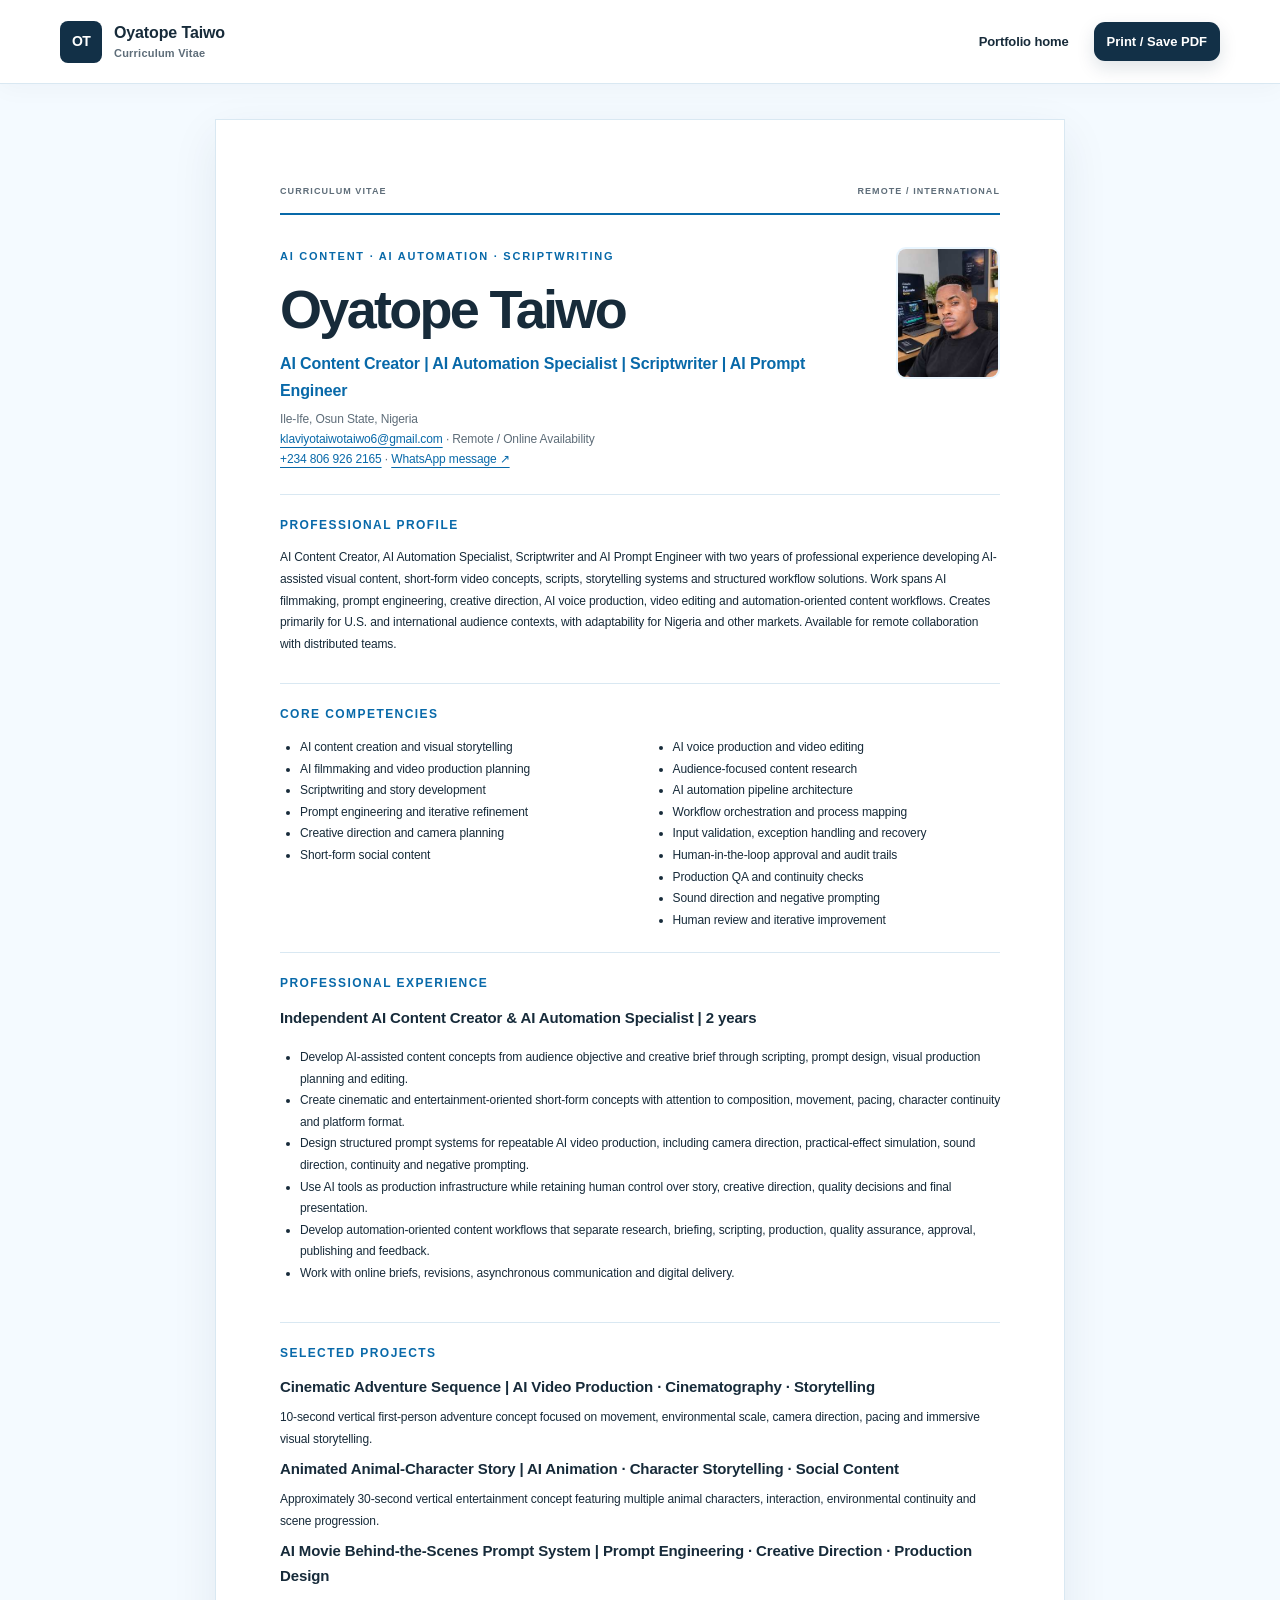
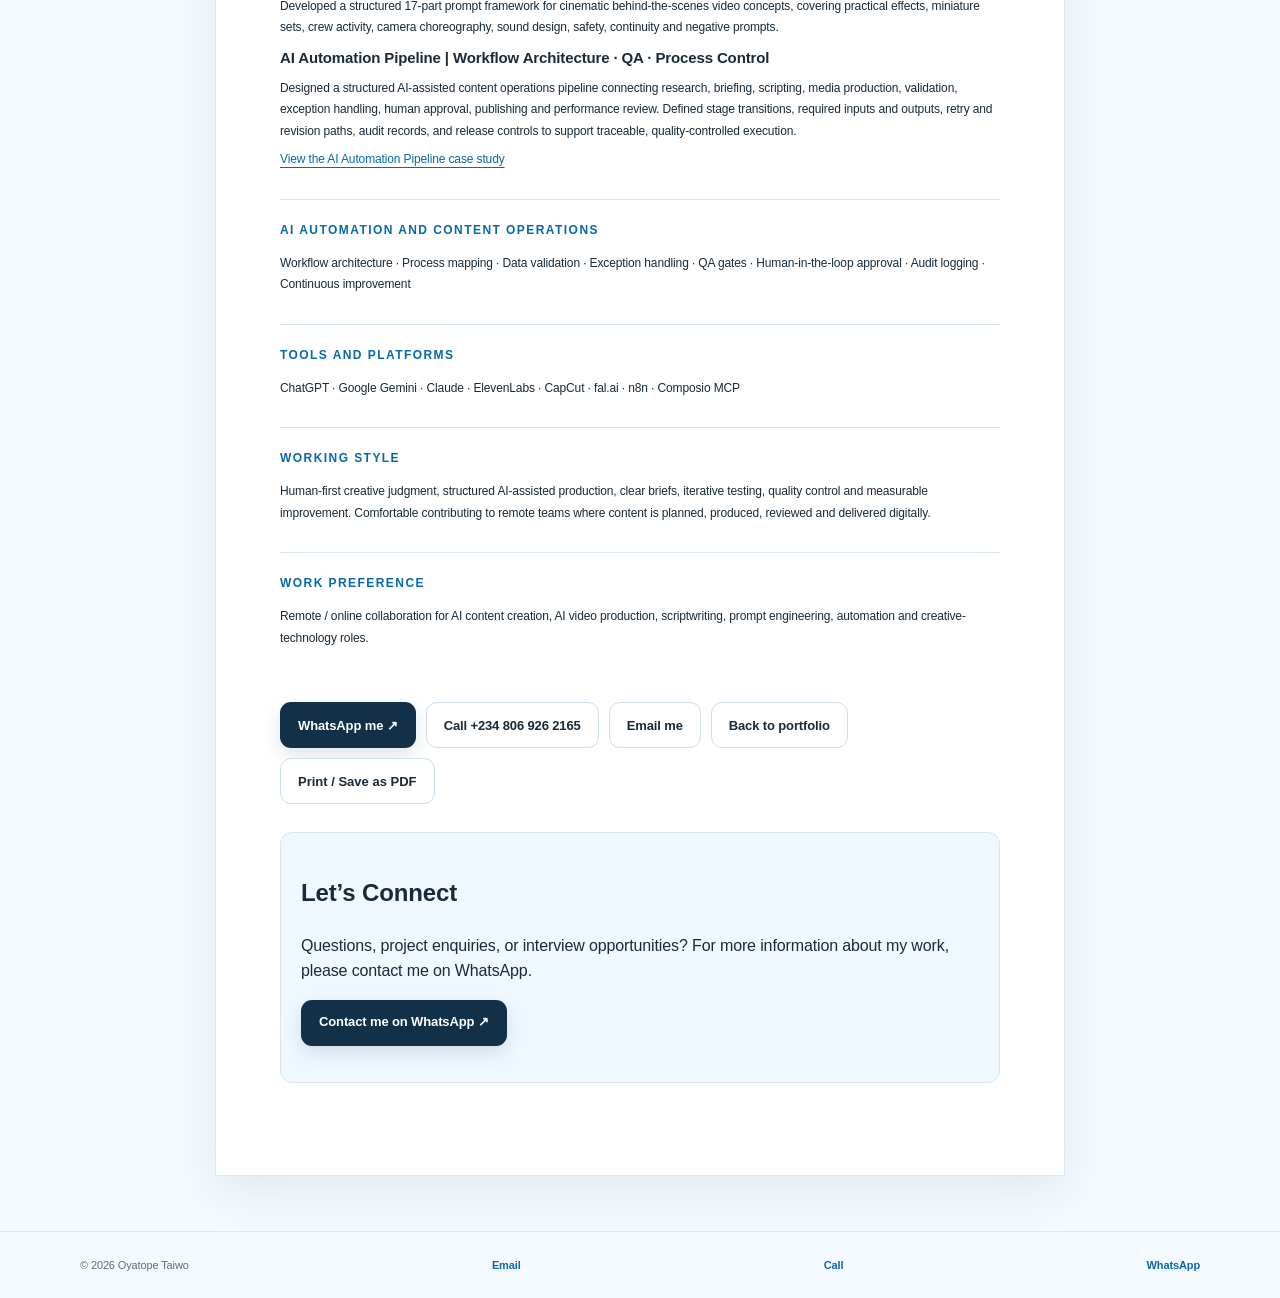
<file: cv.html>
<!doctype html>
<html lang="en">
<head><meta charset="utf-8"><meta name="viewport" content="width=device-width, initial-scale=1"><meta name="description" content="CV of Oyatope Taiwo, AI Content Creator and Creative Technology Specialist."><meta property="og:type" content="website">
<meta property="og:title" content="CV | Oyatope Taiwo">
<meta property="og:description" content="Professional CV for Oyatope Taiwo: AI Content Creator, Scriptwriter, AI Prompt Engineer, and Creative Technology Specialist.">
<meta property="og:url" content="https://williamsjam2x-ctrl.github.io/ai-content-creator-portfolio/cv.html">
<meta property="og:image" content="https://williamsjam2x-ctrl.github.io/ai-content-creator-portfolio/assets/profile.jpg">
<meta name="twitter:card" content="summary_large_image">
<meta name="twitter:title" content="CV | Oyatope Taiwo">
<meta name="twitter:description" content="Professional CV for Oyatope Taiwo: AI Content Creator, Scriptwriter, AI Prompt Engineer, and Creative Technology Specialist.">
<meta name="twitter:image" content="https://williamsjam2x-ctrl.github.io/ai-content-creator-portfolio/assets/profile.jpg">
<title>CV | Oyatope Taiwo</title><link rel="stylesheet" href="style.css"><style>.contact-invitation{margin:28px auto;padding:20px;border:1px solid #d8e5ee;border-radius:12px;background:#f0f8ff}.contact-invitation p{line-height:1.6}.contact-invitation a{display:inline-block}@media(max-width:600px){.contact-invitation{padding:16px}}</style>
</head>
<body class="cv-page">
<header class="site-header cv-nav"><a class="brand" href="index.html"><span class="brand-mark">OT</span><span>Oyatope Taiwo<small>Curriculum Vitae</small></span></a><nav aria-label="CV navigation"><a href="index.html">Portfolio home</a><button class="button primary print-button" type="button" onclick="window.print()">Print / Save PDF</button></nav></header>
<main class="cv-sheet">
<div class="cv-topline"><span>CURRICULUM VITAE</span><span>REMOTE / INTERNATIONAL</span></div>
<section class="cv-intro"><img class="cv-profile-photo" src="assets/profile.jpg" alt="Portrait of Oyatope Taiwo" width="240" height="320"><div><p class="eyebrow">AI CONTENT · AI AUTOMATION · SCRIPTWRITING</p><h1>Oyatope Taiwo</h1><p class="cv-role">AI Content Creator | AI Automation Specialist | Scriptwriter | AI Prompt Engineer</p><p class="cv-contact">Ile-Ife, Osun State, Nigeria</p><p class="cv-contact"><a href="mailto:klaviyotaiwotaiwo6@gmail.com">klaviyotaiwotaiwo6@gmail.com</a> · Remote / Online Availability</p><p class="cv-contact"><a href="tel:+2348069262165">+234 806 926 2165</a> · <a href="https://wa.me/2348069262165" target="_blank" rel="noopener">WhatsApp message ↗</a></p></div></section>
<section class="cv-section"><h2>Professional profile</h2><p>AI Content Creator, AI Automation Specialist, Scriptwriter and AI Prompt Engineer with two years of professional experience developing AI-assisted visual content, short-form video concepts, scripts, storytelling systems and structured workflow solutions. Work spans AI filmmaking, prompt engineering, creative direction, AI voice production, video editing and automation-oriented content workflows. Creates primarily for U.S. and international audience contexts, with adaptability for Nigeria and other markets. Available for remote collaboration with distributed teams.</p></section>
<section class="cv-section"><h2>Core competencies</h2><div class="cv-skill-columns"><ul><li>AI content creation and visual storytelling</li><li>AI filmmaking and video production planning</li><li>Scriptwriting and story development</li><li>Prompt engineering and iterative refinement</li><li>Creative direction and camera planning</li><li>Short-form social content</li></ul><ul><li>AI voice production and video editing</li><li>Audience-focused content research</li><li>AI automation pipeline architecture</li><li>Workflow orchestration and process mapping</li><li>Input validation, exception handling and recovery</li><li>Human-in-the-loop approval and audit trails</li><li>Production QA and continuity checks</li><li>Sound direction and negative prompting</li><li>Human review and iterative improvement</li></ul></div></section>
<section class="cv-section"><h2>Professional experience</h2><h3>Independent AI Content Creator & AI Automation Specialist | 2 years</h3><ul><li>Develop AI-assisted content concepts from audience objective and creative brief through scripting, prompt design, visual production planning and editing.</li><li>Create cinematic and entertainment-oriented short-form concepts with attention to composition, movement, pacing, character continuity and platform format.</li><li>Design structured prompt systems for repeatable AI video production, including camera direction, practical-effect simulation, sound direction, continuity and negative prompting.</li><li>Use AI tools as production infrastructure while retaining human control over story, creative direction, quality decisions and final presentation.</li><li>Develop automation-oriented content workflows that separate research, briefing, scripting, production, quality assurance, approval, publishing and feedback.</li><li>Work with online briefs, revisions, asynchronous communication and digital delivery.</li></ul></section>
<section class="cv-section"><h2>Selected projects</h2><h3>Cinematic Adventure Sequence | AI Video Production · Cinematography · Storytelling</h3><p>10-second vertical first-person adventure concept focused on movement, environmental scale, camera direction, pacing and immersive visual storytelling.</p><h3>Animated Animal-Character Story | AI Animation · Character Storytelling · Social Content</h3><p>Approximately 30-second vertical entertainment concept featuring multiple animal characters, interaction, environmental continuity and scene progression.</p><h3>AI Movie Behind-the-Scenes Prompt System | Prompt Engineering · Creative Direction · Production Design</h3><p>Developed a structured 17-part prompt framework for cinematic behind-the-scenes video concepts, covering practical effects, miniature sets, crew activity, camera choreography, sound design, safety, continuity and negative prompts.</p><h3>AI Automation Pipeline | Workflow Architecture · QA · Process Control</h3><p>Designed a structured AI-assisted content operations pipeline connecting research, briefing, scripting, media production, validation, exception handling, human approval, publishing and performance review. Defined stage transitions, required inputs and outputs, retry and revision paths, audit records, and release controls to support traceable, quality-controlled execution.</p><p><a href="si-automation-pipeline.html">View the AI Automation Pipeline case study</a></p></section>
<section class="cv-section"><h2>AI automation and content operations</h2><p>Workflow architecture · Process mapping · Data validation · Exception handling · QA gates · Human-in-the-loop approval · Audit logging · Continuous improvement</p></section>
<section class="cv-section"><h2>Tools and platforms</h2><p>ChatGPT · Google Gemini · Claude · ElevenLabs · CapCut · fal.ai · n8n · Composio MCP</p></section>
<section class="cv-section"><h2>Working style</h2><p>Human-first creative judgment, structured AI-assisted production, clear briefs, iterative testing, quality control and measurable improvement. Comfortable contributing to remote teams where content is planned, produced, reviewed and delivered digitally.</p></section>
<section class="cv-section"><h2>Work preference</h2><p>Remote / online collaboration for AI content creation, AI video production, scriptwriting, prompt engineering, automation and creative-technology roles.</p></section>
<div class="cv-actions no-print"><a class="button primary" href="https://wa.me/2348069262165" target="_blank" rel="noopener">WhatsApp me ↗</a><a class="button secondary" href="tel:+2348069262165">Call +234 806 926 2165</a><a class="button secondary" href="mailto:klaviyotaiwotaiwo6@gmail.com?subject=Remote%20opportunity">Email me</a><a class="button secondary" href="index.html">Back to portfolio</a><button class="button secondary" type="button" onclick="window.print()">Print / Save as PDF</button></div>
<section class="contact-invitation" aria-label="Professional enquiries"><h2>Let’s Connect</h2><p>Questions, project enquiries, or interview opportunities? For more information about my work, please contact me on WhatsApp.</p><p><a class="button primary" href="https://wa.me/2348069262165" target="_blank" rel="noopener">Contact me on WhatsApp ↗</a></p></section>
</main><footer class="site-footer"><span>© 2026 Oyatope Taiwo</span><a href="mailto:klaviyotaiwotaiwo6@gmail.com">Email</a><a href="tel:+2348069262165">Call</a><a href="https://wa.me/2348069262165" target="_blank" rel="noopener">WhatsApp</a></footer>
</body></html>
</file>
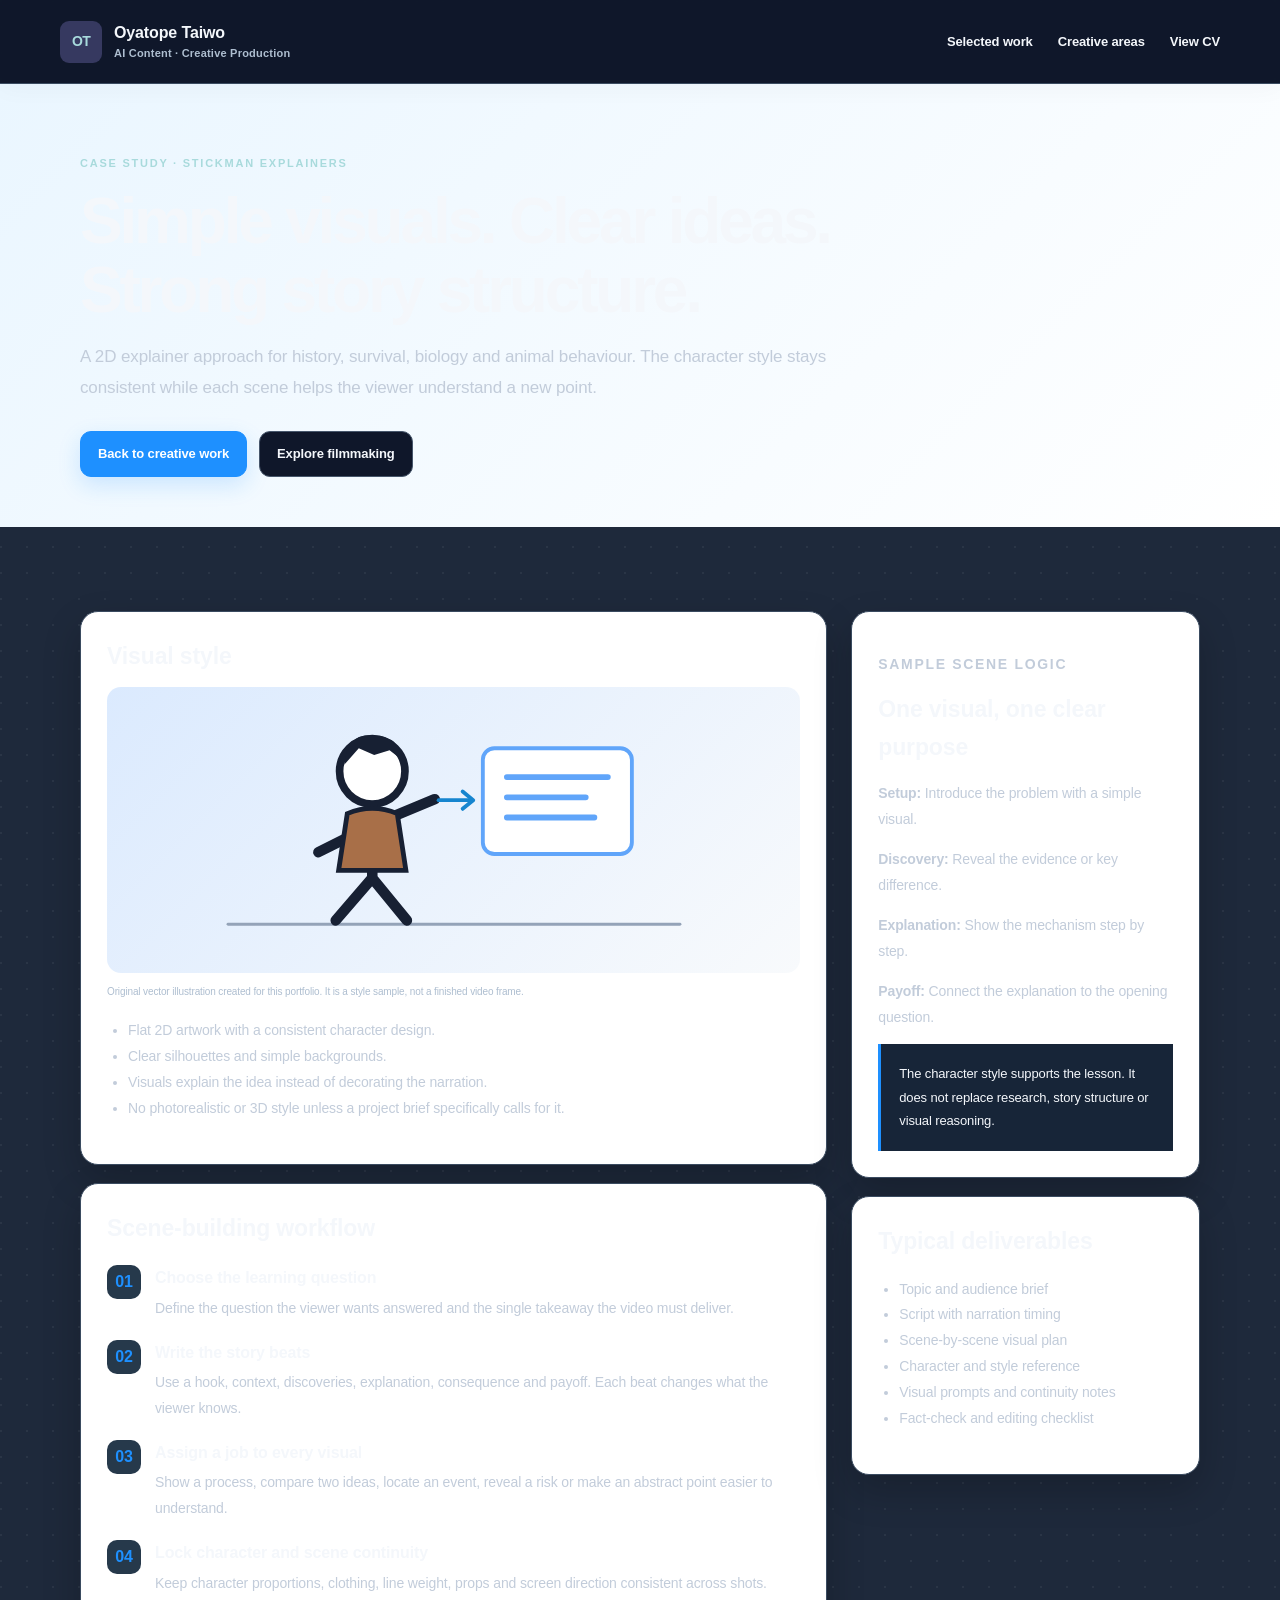
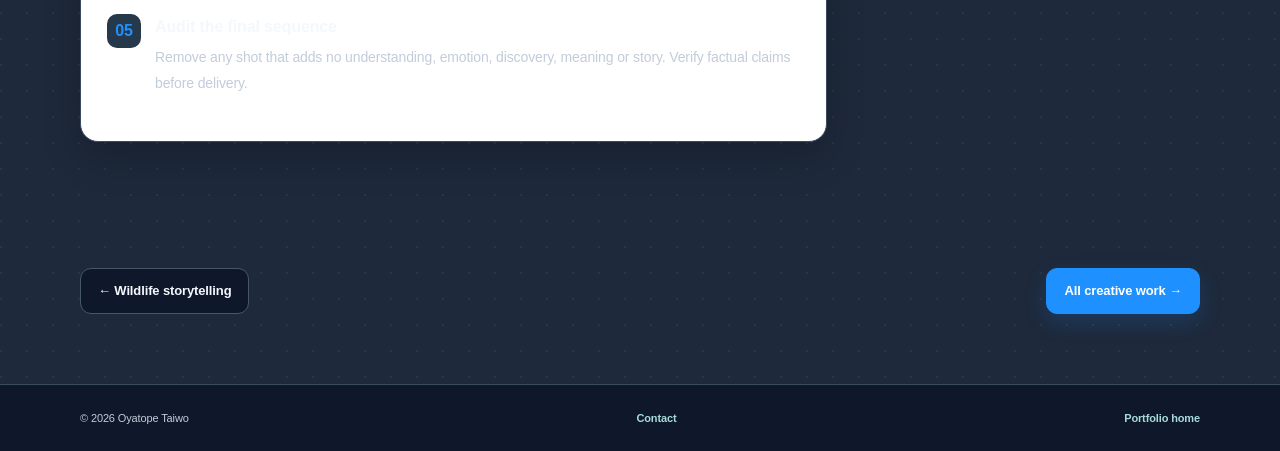
<file: stickman-explainers.html>
<!doctype html>
<html lang="en">
<head>
<meta charset="utf-8"><meta name="viewport" content="width=device-width, initial-scale=1">
<meta name="description" content="Stickman explainer storytelling by Oyatope Taiwo, combining simple 2D visuals with clear scripts and scene purpose.">
<meta property="og:title" content="Stickman Explainers | Oyatope Taiwo"><meta property="og:description" content="A simple visual system for explaining history, survival, biology and animal behaviour.">
<title>Stickman Explainers | Oyatope Taiwo</title><link rel="stylesheet" href="style.css">
<style>
.case-hero{padding:70px 0 50px;background:linear-gradient(135deg,#eaf6ff,#fff)}.case-hero h1{max-width:850px;margin:0;font-size:clamp(38px,6vw,64px);line-height:1.08;letter-spacing:-.05em}.case-hero .lede{max-width:760px;color:var(--muted);font-size:17px;line-height:1.8}.case-layout{display:grid;grid-template-columns:minmax(0,1.5fr) minmax(220px,.7fr);gap:24px}.case-panel{padding:26px;border:1px solid var(--line);border-radius:18px;background:#fff;box-shadow:var(--shadow);margin-bottom:18px}.case-panel h2{margin:0 0 12px;font-size:23px}.case-panel p,.case-panel li{color:var(--muted);font-size:14px;line-height:1.85}.case-panel ul{padding-left:21px}.case-step{display:flex;gap:14px;margin:18px 0}.case-step b{flex:0 0 34px;height:34px;display:grid;place-items:center;border-radius:10px;background:var(--sky-pale);color:var(--sky-deep)}.case-step h3{margin:0 0 4px;font-size:16px}.case-step p{margin:0}.case-callout{padding:18px;border-left:3px solid var(--sky-deep);background:var(--sky-wash);color:var(--ink);font-size:13px;line-height:1.8}.stickman-scene{display:grid;place-items:center;min-height:250px;padding:18px;border-radius:14px;background:linear-gradient(135deg,#dbeafe,#f8fafc)}.stickman-scene svg{width:100%;max-width:500px;height:auto}.scene-label{font-size:10px;font-weight:800;letter-spacing:.12em;color:var(--sky-deep)}.case-nav{display:flex;justify-content:space-between;gap:12px;flex-wrap:wrap;margin-top:24px}@media(max-width:720px){.case-layout{grid-template-columns:1fr}.case-hero{padding:45px 0 32px}.case-panel{padding:21px}}
</style></head>
<body>
<header class="site-header"><a class="brand" href="index.html"><span class="brand-mark">OT</span><span>Oyatope Taiwo<small>AI Content · Creative Production</small></span></a><nav aria-label="Main navigation"><a href="index.html#work">Selected work</a><a href="index.html#creative-work">Creative areas</a><a href="cv.html">View CV</a></nav></header>
<main>
<section class="case-hero"><div class="section-wrap"><p class="eyebrow">CASE STUDY · STICKMAN EXPLAINERS</p><h1>Simple visuals. Clear ideas. Strong story structure.</h1><p class="lede">A 2D explainer approach for history, survival, biology and animal behaviour. The character style stays consistent while each scene helps the viewer understand a new point.</p><div class="hero-actions"><a class="button primary" href="index.html#creative-work">Back to creative work</a><a class="button secondary" href="ai-filmmaking.html">Explore filmmaking</a></div></div></section>
<section class="content-section section-wrap case-layout"><div>
<article class="case-panel"><h2>Visual style</h2><div class="stickman-scene" role="img" aria-label="Original vector illustration of a stickman explainer pointing to a simple diagram"><svg viewBox="0 0 520 260" aria-hidden="true"><path d="M25 228H495" stroke="#94a3b8" stroke-width="3" stroke-linecap="round"/><circle cx="175" cy="69" r="34" fill="#fff" stroke="#172033" stroke-width="8"/><path d="M146 62 Q148 27 179 32 Q203 33 207 58 L193 47 L177 52 L161 45Z" fill="#172033"/><path d="M175 105V180 M175 125L119 153 M175 125L240 98 M175 180L137 224 M175 180L211 224" fill="none" stroke="#172033" stroke-width="11" stroke-linecap="round"/><path d="M149 113Q175 102 201 113L210 172H140Z" fill="#a86f48" stroke="#172033" stroke-width="5"/><rect x="290" y="45" width="155" height="110" rx="12" fill="#fff" stroke="#60a5fa" stroke-width="4"/><path d="M315 75H420 M315 96H397 M315 117H406" stroke="#60a5fa" stroke-width="6" stroke-linecap="round"/><path d="M244 99L278 99" stroke="#1685cf" stroke-width="4" stroke-linecap="round"/><path d="M269 90L280 99L269 108" fill="none" stroke="#1685cf" stroke-width="4" stroke-linecap="round" stroke-linejoin="round"/></svg></div><p class="small-note">Original vector illustration created for this portfolio. It is a style sample, not a finished video frame.</p><ul><li>Flat 2D artwork with a consistent character design.</li><li>Clear silhouettes and simple backgrounds.</li><li>Visuals explain the idea instead of decorating the narration.</li><li>No photorealistic or 3D style unless a project brief specifically calls for it.</li></ul></article>
<article class="case-panel"><h2>Scene-building workflow</h2><div class="case-step"><b>01</b><div><h3>Choose the learning question</h3><p>Define the question the viewer wants answered and the single takeaway the video must deliver.</p></div></div><div class="case-step"><b>02</b><div><h3>Write the story beats</h3><p>Use a hook, context, discoveries, explanation, consequence and payoff. Each beat changes what the viewer knows.</p></div></div><div class="case-step"><b>03</b><div><h3>Assign a job to every visual</h3><p>Show a process, compare two ideas, locate an event, reveal a risk or make an abstract point easier to understand.</p></div></div><div class="case-step"><b>04</b><div><h3>Lock character and scene continuity</h3><p>Keep character proportions, clothing, line weight, props and screen direction consistent across shots.</p></div></div><div class="case-step"><b>05</b><div><h3>Audit the final sequence</h3><p>Remove any shot that adds no understanding, emotion, discovery, meaning or story. Verify factual claims before delivery.</p></div></div></article>
</div><aside><article class="case-panel"><p class="scene-label">SAMPLE SCENE LOGIC</p><h2>One visual, one clear purpose</h2><p><strong>Setup:</strong> Introduce the problem with a simple visual.</p><p><strong>Discovery:</strong> Reveal the evidence or key difference.</p><p><strong>Explanation:</strong> Show the mechanism step by step.</p><p><strong>Payoff:</strong> Connect the explanation to the opening question.</p><div class="case-callout">The character style supports the lesson. It does not replace research, story structure or visual reasoning.</div></article><article class="case-panel"><h2>Typical deliverables</h2><ul><li>Topic and audience brief</li><li>Script with narration timing</li><li>Scene-by-scene visual plan</li><li>Character and style reference</li><li>Visual prompts and continuity notes</li><li>Fact-check and editing checklist</li></ul></article></aside></section>
<section class="section-wrap" style="padding-bottom:70px"><div class="case-nav"><a class="button secondary" href="wildlife-storytelling.html">← Wildlife storytelling</a><a class="button primary" href="index.html#creative-work">All creative work →</a></div></section>
</main><footer class="site-footer"><span>© 2026 Oyatope Taiwo</span><a href="mailto:klaviyotaiwotaiwo6@gmail.com">Contact</a><a href="index.html">Portfolio home</a></footer>
</body></html>
</file>
<file: style.css>
:root{--sky:#69bdf4;--sky-deep:#1685cf;--sky-pale:#eaf6ff;--sky-wash:#f4faff;--ink:#15283b;--muted:#5c6f81;--line:#d8e8f4;--white:#fff;--navy:#10283b;--radius:20px;--shadow:0 18px 50px rgba(24,78,119,.08)}
*{box-sizing:border-box}html{scroll-behavior:smooth;scroll-padding-top:90px}body{margin:0;background:#fff;color:var(--ink);font-family:Inter,ui-sans-serif,system-ui,-apple-system,BlinkMacSystemFont,"Segoe UI",sans-serif;line-height:1.65}a{color:var(--sky-deep);text-underline-offset:4px}a:hover{color:#075d9a}button{font:inherit}.site-header{min-height:84px;padding:15px max(24px,calc((100vw - 1160px)/2));display:flex;align-items:center;justify-content:space-between;gap:24px;border-bottom:1px solid var(--line);background:rgba(255,255,255,.94)}.brand{display:flex;gap:12px;align-items:center;color:var(--ink);text-decoration:none;font-weight:800;line-height:1.2}.brand small{display:block;margin-top:5px;color:var(--muted);font-size:11px;font-weight:600;letter-spacing:.02em}.brand-mark{display:grid;place-items:center;width:44px;height:44px;border-radius:14px;background:var(--sky-pale);color:var(--sky-deep);font-size:14px;font-weight:900}.site-header nav{display:flex;align-items:center;gap:25px}.site-header nav a{font-size:13px;font-weight:700;text-decoration:none;color:var(--ink)}.site-header nav .nav-cta{padding:10px 16px;border-radius:10px;background:var(--sky-deep);color:#fff}.section-wrap{width:min(1120px,calc(100% - 44px));margin-inline:auto}.hero{padding-top:86px;padding-bottom:76px;display:grid;grid-template-columns:minmax(0,1.5fr) minmax(270px,.75fr);align-items:center;gap:70px}.eyebrow{margin:0 0 15px;color:var(--sky-deep);font-size:11px;font-weight:850;letter-spacing:.16em}.status-dot{display:inline-block;width:8px;height:8px;margin-right:8px;border-radius:50%;background:#24a46d}.hero h1{margin:0;font-size:clamp(42px,6.2vw,76px);line-height:1.06;letter-spacing:-.055em}.hero h1 span{color:var(--sky-deep)}.hero-lede{max-width:650px;margin:25px 0;color:var(--muted);font-size:17px;line-height:1.85}.hero-actions{display:flex;flex-wrap:wrap;gap:12px;margin-top:27px}.button{display:inline-flex;align-items:center;justify-content:center;gap:12px;min-height:46px;padding:11px 17px;border:1px solid transparent;border-radius:11px;font-weight:750;font-size:13px;text-decoration:none;cursor:pointer}.primary{background:var(--sky-deep);color:#fff!important;box-shadow:0 8px 20px rgba(22,133,207,.16)}.primary:hover{background:#0d6fb0}.secondary{background:#fff;border-color:var(--line);color:var(--ink)!important}.quick-facts{display:flex;flex-wrap:wrap;gap:9px;margin-top:28px}.quick-facts span,.project-pills span{border:1px solid var(--line);border-radius:99px;padding:6px 10px;background:#fff;color:var(--muted);font-size:11px;font-weight:650}.profile-card{padding:30px;border:1px solid var(--line);border-radius:24px;background:linear-gradient(155deg,#f5fbff,#fff 70%);box-shadow:var(--shadow)}.portrait-fallback{display:grid;place-items:center;width:94px;height:94px;margin-bottom:25px;border:1px solid #b8e0fb;border-radius:28px;background:linear-gradient(140deg,#dff2ff,#a6d9fa);color:#126ba7;font-size:27px;font-weight:900;letter-spacing:-.05em}.profile-label{margin:0 0 7px;color:var(--sky-deep);font-size:9px;font-weight:850;letter-spacing:.13em}.profile-card h2{margin:0;font-size:24px;letter-spacing:-.03em}.profile-card>p:not(.profile-label){margin:8px 0 15px;color:var(--muted);font-size:13px}.profile-card>a{font-size:12px;font-weight:700;overflow-wrap:anywhere}.location{display:block;margin-top:18px;padding-top:15px;border-top:1px solid var(--line);color:var(--muted);font-size:11px}.trust-strip{display:flex;justify-content:center;gap:clamp(25px,7vw,100px);padding:27px 24px;background:var(--sky-wash);border-block:1px solid var(--line)}.trust-strip div{display:flex;align-items:center;gap:13px}.trust-strip strong{color:var(--sky-deep);font-size:23px}.trust-strip span{color:var(--muted);font-size:11px;font-weight:650;line-height:1.5}.content-section{padding-top:84px;padding-bottom:84px}.section-heading{display:grid;grid-template-columns:1.1fr .9fr;align-items:end;gap:50px;margin-bottom:30px}.section-heading h2,.about-section h2{margin:0;font-size:clamp(30px,4vw,44px);line-height:1.18;letter-spacing:-.04em}.section-heading>p{margin:0;color:var(--muted);font-size:14px}.project-card{padding:30px;border:1px solid var(--line);border-radius:20px;background:#fff;box-shadow:var(--shadow)}.project-top{display:flex;justify-content:space-between;gap:15px}.project-tag,.project-number{font-size:10px;font-weight:800;letter-spacing:.09em;color:var(--sky-deep)}.project-number{color:#8797a6}.project-card h3{margin:20px 0 8px;font-size:27px;letter-spacing:-.03em}.project-card>p{max-width:790px;color:var(--muted);font-size:14px}.project-pills{display:flex;flex-wrap:wrap;gap:8px;margin:20px 0 24px}.text-link{font-size:13px;font-weight:800;text-decoration:none}.note-box{margin-top:16px;padding:18px 20px;border-left:3px solid var(--sky-deep);border-radius:0 12px 12px 0;background:var(--sky-wash)}.note-box strong{font-size:12px}.note-box p{margin:5px 0 0;color:var(--muted);font-size:12px}.tinted{width:100%;padding-inline:max(22px,calc((100vw - 1120px)/2));background:var(--sky-wash);border-block:1px solid var(--line)}.skill-grid{display:grid;grid-template-columns:repeat(4,minmax(0,1fr));gap:14px}.skill-card{padding:23px 20px;border:1px solid var(--line);border-radius:16px;background:#fff}.skill-icon{display:grid;place-items:center;width:38px;height:38px;border-radius:12px;background:var(--sky-pale);color:var(--sky-deep);font-size:19px}.skill-card h3{margin:17px 0 8px;font-size:16px}.skill-card p{min-height:105px;margin:0;color:var(--muted);font-size:12px;line-height:1.8}.skill-meta{margin-top:15px;padding-top:13px;border-top:1px solid var(--line);color:var(--sky-deep);font-size:10px;font-weight:750}.about-section{max-width:860px}.about-copy{max-width:720px;color:var(--muted);font-size:15px;line-height:1.9}.site-footer{display:flex;justify-content:space-between;gap:20px;align-items:center;padding:24px max(24px,calc((100vw - 1120px)/2));border-top:1px solid var(--line);color:var(--muted);font-size:11px}.site-footer a{text-decoration:none;font-weight:700}.cv-page{background:#f4faff}.cv-nav{background:#fff}.cv-sheet{width:min(850px,calc(100% - 32px));margin:35px auto 55px;padding:clamp(25px,6vw,64px);background:#fff;border:1px solid var(--line);box-shadow:var(--shadow)}.cv-topline{display:flex;justify-content:space-between;gap:10px;padding-bottom:14px;border-bottom:2px solid var(--sky-deep);color:var(--muted);font-size:9px;font-weight:850;letter-spacing:.12em}.cv-intro{padding:32px 0 24px}.cv-intro h1{margin:0;font-size:clamp(38px,6vw,54px);line-height:1.1;letter-spacing:-.05em}.cv-role{margin:12px 0 6px;font-weight:750;color:var(--sky-deep)}.cv-contact{margin:0;color:var(--muted);font-size:12px;overflow-wrap:anywhere}.cv-section{padding:21px 0;border-top:1px solid var(--line)}.cv-section h2{margin:0 0 12px;color:var(--sky-deep);font-size:12px;letter-spacing:.12em;text-transform:uppercase}.cv-section h3{margin:0 0 7px;font-size:15px}.cv-section p,.cv-section li{font-size:12px;line-height:1.8}.cv-section p{margin:7px 0}.cv-section ul{padding-left:20px}.cv-skill-columns{display:grid;grid-template-columns:1fr 1fr;gap:25px}.cv-skill-columns ul{margin:0}.small-note{color:var(--muted);font-size:10px!important}.cv-actions{display:flex;flex-wrap:wrap;gap:10px;margin-top:25px}.print-button{min-height:38px;padding:8px 12px}.no-print{display:flex}@media(max-width:800px){.site-header{padding:14px 20px}.site-header nav{gap:13px}.site-header nav a{font-size:11px}.hero{grid-template-columns:1fr;gap:35px;padding-top:55px}.profile-card{max-width:440px}.section-heading{grid-template-columns:1fr;gap:14px}.skill-grid{grid-template-columns:repeat(2,minmax(0,1fr))}.skill-card p{min-height:0}.tinted{padding-inline:22px}.trust-strip{gap:22px}.trust-strip div{gap:8px}.site-footer{flex-wrap:wrap;padding-inline:22px}}@media(max-width:520px){.site-header{align-items:flex-start;flex-direction:column}.site-header nav{width:100%;justify-content:space-between;gap:8px}.hero{padding-top:42px;padding-bottom:48px}.hero h1{font-size:43px}.hero-lede{font-size:15px}.trust-strip{align-items:flex-start;flex-direction:column;gap:14px;padding-inline:24px}.trust-strip div{width:100%}.content-section{padding-top:58px;padding-bottom:58px}.project-card{padding:22px}.skill-grid{grid-template-columns:1fr}.cv-skill-columns{grid-template-columns:1fr;gap:0}.cv-topline{font-size:8px}.cv-sheet{margin-top:16px;padding:24px 20px}.cv-nav nav{justify-content:flex-start}.cv-actions .button{width:100%}.site-footer{gap:10px}}@media print{body,.cv-page{background:#fff}.site-header,.site-footer,.no-print,.print-button{display:none!important}.cv-sheet{width:100%;margin:0;padding:0;border:0;box-shadow:none}.cv-section{break-inside:avoid}.cv-intro{padding-top:20px}a{color:inherit;text-decoration:none}@page{size:A4;margin:14mm}}

/* Case-study page navigation: match the main portfolio header. */
.nav.wrap{min-height:76px;width:min(1120px,calc(100% - 44px));margin:0 auto;padding:14px 0;display:flex;align-items:center;justify-content:space-between;gap:24px;border-bottom:1px solid var(--line);background:#fff}.nav.wrap .brand{display:flex;align-items:center;gap:8px;color:var(--ink);font-size:20px;font-weight:850;text-decoration:none}.nav.wrap .brand span{color:var(--sky-deep)}.nav.wrap nav{display:flex;align-items:center;gap:24px}.nav.wrap nav a{color:var(--ink);font-size:13px;font-weight:700;text-decoration:none}.nav.wrap nav a:hover{color:var(--sky-deep)}@media(max-width:650px){.nav.wrap{width:calc(100% - 36px);align-items:flex-start;flex-direction:column;gap:12px}.nav.wrap nav{width:100%;justify-content:space-between;gap:12px;flex-wrap:wrap}.nav.wrap nav a{font-size:12px}}


/* Profile photo repair: shared JPEG asset on both pages. */
.profile-photo{display:block;width:min(100%,190px);height:auto;aspect-ratio:3/4;object-fit:cover;object-position:center 35%;border-radius:18px;margin:0 auto 1rem;border:3px solid #fff;box-shadow:0 10px 28px rgba(16,40,59,.14)}
.portrait-fallback{display:none}
.cv-intro{position:relative}
.cv-profile-photo{float:right;width:104px;height:132px;object-fit:cover;object-position:center 35%;border-radius:10px;margin:0 0 14px 22px;border:2px solid #eaf6ff}
@media(max-width:520px){.profile-photo{width:min(68%,170px);margin-bottom:.85rem}.cv-profile-photo{float:none;display:block;width:88px;height:112px;margin:0 0 14px}}
@media print{.cv-profile-photo{width:86px;height:108px;border:1px solid #d8e8fd;print-color-adjust:exact;-webkit-print-color-adjust:exact}}


/* Portfolio video samples */
.video-grid { display: grid; grid-template-columns: repeat(auto-fit, minmax(min(100%, 320px), 1fr)); gap: 1.25rem; }
.video-card { min-width: 0; overflow: hidden; }
.video-frame { position: relative; width: 100%; aspect-ratio: 16 / 9; overflow: hidden; border-radius: 0.75rem; background: #101827; }
.video-frame iframe { position: absolute; inset: 0; width: 100%; height: 100%; border: 0; }

/* Keep the expanded main navigation usable on narrow mobile screens. */
@media(max-width:520px){.site-header nav{flex-wrap:wrap;justify-content:flex-start;row-gap:10px}.site-header nav a{padding:4px 2px}.site-header nav .nav-cta{padding:8px 12px}}

@media(max-width:520px){.site-header{align-items:flex-start;flex-direction:column;gap:12px}.site-header nav{width:100%;flex-wrap:wrap;justify-content:flex-start;gap:10px 15px}.hero{padding-top:38px;padding-bottom:45px}.section-wrap{width:calc(100% - 32px)}.content-section{padding-top:55px;padding-bottom:55px}.project-card{padding:22px}.skill-grid{grid-template-columns:1fr}.trust-strip{flex-wrap:wrap;justify-content:flex-start}.cv-intro{grid-template-columns:1fr;gap:16px}.cv-profile-photo{width:125px;height:155px;margin:0}.cv-topline{flex-wrap:wrap}.cv-sheet{width:calc(100% - 18px);margin:12px auto 24px;padding:20px}.cv-skill-columns{grid-template-columns:1fr;gap:0}.video-grid{grid-template-columns:1fr}}
@media print{.site-header,.no-print,.cv-actions,.site-footer{display:none!important}.cv-page{background:#fff}.cv-sheet{width:100%;margin:0;padding:12mm;border:0;box-shadow:none}.cv-section{break-inside:avoid}.cv-intro{grid-template-columns:100px 1fr;gap:18px}.cv-profile-photo{width:100px;height:125px}}


/* Refined portfolio identity and passport-style portrait presentation. */
.site-header{position:sticky;top:0;z-index:50;backdrop-filter:blur(14px);-webkit-backdrop-filter:blur(14px);box-shadow:0 4px 24px rgba(16,40,59,.035)}
.brand-mark{border-radius:50%;width:42px;height:42px;letter-spacing:-.06em}
.site-header nav a{position:relative;transition:color .2s ease,background .2s ease}
.site-header nav a:not(.nav-cta)::after{content:"";position:absolute;left:0;right:100%;bottom:-7px;height:2px;background:var(--sky-deep);transition:right .22s ease}
.site-header nav a:not(.nav-cta):hover::after,.site-header nav a.is-active::after{right:0}
.site-header nav a.is-active{color:var(--sky-deep)}
.hero{padding-top:76px;gap:clamp(36px,6vw,78px)}
.name-kicker{margin:0 0 13px;color:var(--muted);font-size:10px;font-weight:850;letter-spacing:.22em}
.hero h1.name-display{font-size:clamp(48px,7.5vw,91px);line-height:.98;letter-spacing:-.075em;font-weight:850}
.hero h1.name-display span{display:block;color:var(--sky-deep)}
.hero-role{margin:19px 0 0;color:var(--ink);font-size:clamp(13px,1.6vw,17px);font-weight:750;letter-spacing:-.015em}
.hero h2.hero-statement{max-width:630px;margin:25px 0 0;font-size:clamp(23px,3vw,36px);line-height:1.2;letter-spacing:-.045em}
.hero h2.hero-statement span{color:var(--sky-deep)}
.profile-card{position:relative;padding:24px;background:linear-gradient(150deg,#f3faff 0%,#fff 72%);border-radius:25px}
.profile-photo{width:148px;height:188px;aspect-ratio:auto;object-fit:cover;object-position:center 30%;border-radius:12px;margin:0 auto 22px;border:4px solid #fff;box-shadow:0 8px 25px rgba(16,40,59,.15);outline:1px solid #d8e8f4}
.profile-label{text-align:center}
.profile-card h2{text-align:center;font-size:22px}
.profile-card>p:not(.profile-label){text-align:center}
.profile-card>a{display:block;margin-top:7px;text-align:center}
.location{text-align:center}
.location-dot{display:inline-block;width:7px;height:7px;margin-right:4px;border-radius:50%;background:#24a46d}
.reveal-ready{opacity:0;transform:translateY(14px);transition:opacity .55s ease,transform .55s ease}
.reveal-ready.is-visible{opacity:1;transform:translateY(0)}
.project-card,.skill-card{transition:transform .22s ease,border-color .22s ease,box-shadow .22s ease}
.project-card:hover,.skill-card:hover{transform:translateY(-3px);border-color:#b8dff8;box-shadow:0 20px 48px rgba(24,78,119,.11)}
.button,.nav-cta{transition:transform .18s ease,box-shadow .18s ease,background .18s ease}
.button:hover{transform:translateY(-1px)}
:focus-visible{outline:3px solid #1685cf;outline-offset:3px}
@media(max-width:800px){.hero{padding-top:54px}.profile-card{max-width:390px}}
@media(max-width:520px){
 .site-header{position:relative}
 .hero{padding-top:39px;gap:27px}
 .hero h1.name-display{font-size:clamp(49px,14vw,72px)}
 .hero h2.hero-statement{font-size:27px;margin-top:20px}
 .profile-card{width:100%;padding:22px}
 .profile-photo{width:132px;height:168px}
 .reveal-ready{opacity:1;transform:none}
}
@media(prefers-reduced-motion:reduce){
 html{scroll-behavior:auto}
 *,*::before,*::after{animation-duration:.01ms!important;animation-iteration-count:1!important;transition-duration:.01ms!important;scroll-behavior:auto!important}
 .reveal-ready{opacity:1;transform:none}
}


/* PROFESSIONAL PORTFOLIO THEME — aligned with remote AI, automation and content roles. */
:root{--sky:#1685cf;--sky-deep:#0869a9;--sky-pale:#eaf6ff;--sky-wash:#f6fbff;--ink:#172b3a;--muted:#5e6d79;--line:#d9e8f2;--navy:#123047;--shadow:0 16px 44px rgba(18,48,71,.08)}
body{font-family:Inter,"Helvetica Neue",Arial,sans-serif;letter-spacing:-.008em}
body.welcome-open{overflow:hidden}
.welcome-screen{position:fixed;inset:0;z-index:9999;display:grid;place-items:center;overflow:auto;padding:24px 18px;background:linear-gradient(145deg,#f5fbff 0%,#e7f4fc 100%);color:var(--ink);opacity:1;visibility:visible;transition:opacity .35s ease,visibility .35s ease}
.welcome-screen:before{content:"";position:absolute;inset:12px;border:1px solid rgba(22,133,207,.2);pointer-events:none}
.welcome-screen:after{content:"";position:absolute;width:min(76vw,620px);height:min(76vw,620px);border:1px solid rgba(22,133,207,.09);border-radius:50%;pointer-events:none}
.welcome-grain{display:none}
.welcome-content{position:relative;z-index:1;display:flex;align-items:center;flex-direction:column;width:min(100%,560px);text-align:center;padding:12px 0}
.welcome-overline{display:flex;align-items:center;gap:9px;margin:0 0 20px;color:#52748b;font-size:10px;font-weight:800;letter-spacing:.16em}
.welcome-overline span{width:22px;height:2px;background:var(--sky)}
.welcome-portrait-wrap{position:relative;display:grid;place-items:center;width:184px;height:222px;margin:0 auto 25px}
.welcome-orbit{position:absolute;inset:-7px;border:1px solid rgba(22,133,207,.5);border-radius:8px}
.welcome-orbit:after{content:none}
.welcome-portrait{position:relative;width:170px;height:208px;object-fit:cover;object-position:center 30%;border:4px solid #fff;border-radius:6px;box-shadow:0 14px 36px rgba(18,48,71,.15);animation:portrait-arrive .5s ease both}
.welcome-label{margin:0 0 9px;color:var(--sky-deep);font-size:10px;font-weight:800;letter-spacing:.18em}
.welcome-content h1{margin:0;color:var(--ink);font-family:Inter,"Helvetica Neue",Arial,sans-serif;font-size:clamp(34px,6vw,54px);font-weight:800;line-height:1.08;letter-spacing:-.045em}
.welcome-content h1 span{display:inline;color:var(--sky-deep);font-style:normal}
.welcome-description{margin:14px 0 23px;color:#536c7d;font-size:13px;line-height:1.7;letter-spacing:0}
.welcome-enter{display:inline-flex;align-items:center;justify-content:center;gap:22px;min-width:205px;padding:15px 19px;border:1px solid var(--sky);border-radius:6px;background:var(--sky);color:#fff;font:700 12px/1.2 Inter,Arial,sans-serif;letter-spacing:.02em;cursor:pointer;transition:background .2s ease,color .2s ease,transform .2s ease}
.welcome-enter:hover{background:var(--sky-deep);border-color:var(--sky-deep);transform:translateY(-1px)}
.welcome-footnote{margin:23px 0 0;color:#6d8494;font-size:9px;letter-spacing:.1em}
.welcome-leaving{opacity:0;visibility:hidden;pointer-events:none}
@keyframes portrait-arrive{from{opacity:0;transform:translateY(8px)}to{opacity:1;transform:translateY(0)}}
.site-header{border-bottom-color:var(--line);background:rgba(255,255,255,.97)}
.brand-mark{background:var(--navy);color:#fff;border-radius:8px}
.site-header nav .nav-cta{background:var(--navy);color:#fff}
.site-header nav a:not(.nav-cta)::after{background:var(--sky)}
.hero h1.name-display span,.hero h2.hero-statement span{color:var(--sky-deep)}
.eyebrow,.profile-label,.project-tag,.text-link,.skill-meta,.cv-section h2{color:var(--sky-deep)}
.primary{background:var(--navy);color:#fff!important;box-shadow:0 7px 18px rgba(18,48,71,.13)}
.primary:hover{background:var(--sky-deep)}
.profile-card{background:linear-gradient(150deg,#f4faff,#fff 72%);border-color:var(--line)}
.profile-photo{border-color:#fff;outline-color:var(--line)}
.trust-strip,.tinted{background:var(--sky-wash);border-color:var(--line)}
.project-card,.skill-card{box-shadow:0 10px 30px rgba(18,48,71,.045);border-color:var(--line)}
.project-card:hover,.skill-card:hover{border-color:#9dcde9;box-shadow:0 18px 38px rgba(18,48,71,.09)}
.button.secondary{border-color:#cddfe9}
.site-footer{border-top-color:var(--line)}
@media(max-width:520px){.welcome-screen:before{inset:8px}.welcome-content{padding:12px 8px}.welcome-portrait-wrap{width:158px;height:192px;margin-bottom:22px}.welcome-portrait{width:146px;height:180px}.welcome-overline{font-size:8px;letter-spacing:.12em}.welcome-content h1{font-size:clamp(32px,9vw,44px)}.welcome-description{max-width:290px;line-height:1.65}.welcome-footnote{font-size:8px;letter-spacing:.06em}.welcome-enter{min-height:48px}}
@media(prefers-reduced-motion:reduce){.welcome-screen,.welcome-portrait{animation:none;transition:none}}


/* Dark-slate visual refresh inspired by the reference portfolio.
   Original portfolio copy and project content remain Oyatope Taiwo's own. */
body:not(.cv-page){
 --sky:#a8dadc;--sky-deep:#1e90ff;--sky-pale:#26394b;--sky-wash:#172538;
 --ink:#f4f7fb;--muted:#c2ccda;--line:#3a4b60;--white:#fff;--navy:#0f172a;
 --radius:14px;--shadow:0 16px 38px rgba(0,0,0,.2);
}
html{background:#1e293b}
body:not(.cv-page){
 background:#1e293b;color:#f4f7fb;
 font-family:'Poppins',Arial,sans-serif;
 background-image:radial-gradient(circle at 1px 1px,rgba(255,255,255,.055) 1px,transparent 0);
 background-size:26px 26px;
}
body:not(.cv-page) a{color:#a8dadc}
body:not(.cv-page) a:hover{color:#1e90ff}
body:not(.cv-page) .site-header{
 position:sticky;top:0;z-index:30;background:rgba(15,23,42,.96);
 border-bottom:1px solid #3a4b60;backdrop-filter:blur(12px);
}
body:not(.cv-page) .brand,body:not(.cv-page) .site-header nav a{color:#f4f7fb}
body:not(.cv-page) .brand-mark{background:#363960;color:#a8dadc;border-radius:9px}
body:not(.cv-page) .brand small{color:#aebed0}
body:not(.cv-page) .site-header nav .nav-cta{background:#1e90ff;color:#fff}
body:not(.cv-page) .site-header nav a:not(.nav-cta)::after{background:#1e90ff}
body:not(.cv-page) .hero{position:relative}
body:not(.cv-page) .name-display span,body:not(.cv-page) .hero-statement span{color:#a8dadc}
body:not(.cv-page) .hero-lede,body:not(.cv-page) .section-heading>p,
body:not(.cv-page) .project-card>p,body:not(.cv-page) .skill-card p,
body:not(.cv-page) .profile-card>p:not(.profile-label){color:#c2ccda}
body:not(.cv-page) .eyebrow,body:not(.cv-page) .profile-label,
body:not(.cv-page) .project-tag,body:not(.cv-page) .text-link,
body:not(.cv-page) .skill-meta{color:#a8dadc}
body:not(.cv-page) .profile-card,body:not(.cv-page) .project-card,
body:not(.cv-page) .skill-card,body:not(.cv-page) .contact-invitation{
 background:#0f172a;border-color:#3a4b60;box-shadow:0 16px 38px rgba(0,0,0,.18);
}
body:not(.cv-page) .profile-card{background:linear-gradient(145deg,#172538,#0f172a 78%)}
body:not(.cv-page) .profile-photo{border-color:#1e293b;outline-color:#3a4b60}
body:not(.cv-page) .location{border-top-color:#3a4b60;color:#c2ccda}
body:not(.cv-page) .trust-strip,body:not(.cv-page) .tinted{
 background:#172538;border-block-color:#3a4b60;
}
body:not(.cv-page) .trust-strip span{color:#c2ccda}
body:not(.cv-page) .project-pills span,body:not(.cv-page) .quick-facts span{
 background:#1e293b;border-color:#46566b;color:#d8e3ef;
}
body:not(.cv-page) .button.primary,body:not(.cv-page) .primary{
 background:#1e90ff;color:#fff!important;border-color:#1e90ff;
 box-shadow:0 8px 22px rgba(30,144,255,.18);
}
body:not(.cv-page) .button.primary:hover,body:not(.cv-page) .primary:hover{background:#1877d0}
body:not(.cv-page) .button.secondary{
 background:#0f172a;border-color:#46566b;color:#f4f7fb!important;
}
body:not(.cv-page) .button.secondary:hover{border-color:#1e90ff}
body:not(.cv-page) .project-card:hover,body:not(.cv-page) .skill-card:hover{
 border-color:#1e90ff;box-shadow:0 18px 42px rgba(0,0,0,.28);
}
body:not(.cv-page) .small-note,body:not(.cv-page) .project-number{color:#aebed0}
body:not(.cv-page) .skill-icon{background:#26394b;color:#a8dadc}
body:not(.cv-page) .contact-invitation p{color:#c2ccda}
body:not(.cv-page) .site-footer{background:#0f172a;border-top-color:#3a4b60;color:#c2ccda}
body:not(.cv-page) .site-footer a{color:#a8dadc}
body:not(.cv-page) .welcome-screen{
 background:#0f172a;color:#f4f7fb;
}
body:not(.cv-page) .welcome-screen:before{border-color:rgba(168,218,220,.28)}
body:not(.cv-page) .welcome-grain{opacity:.12}
body:not(.cv-page) .welcome-overline,body:not(.cv-page) .welcome-label{color:#a8dadc}
body:not(.cv-page) .welcome-portrait-wrap{background:#1e293b;border-color:#3a4b60}
body:not(.cv-page) .welcome-orbit{border-color:rgba(30,144,255,.4)}
body:not(.cv-page) .welcome-description{color:#c2ccda}
body:not(.cv-page) .welcome-enter{background:#1e90ff;border-color:#1e90ff;color:#fff}
body:not(.cv-page) .welcome-enter:hover{background:#1877d0;border-color:#1877d0}
body:not(.cv-page) .welcome-footnote{color:#aebed0}
body:not(.cv-page) .reveal-ready{opacity:0;transform:translateY(18px);transition:opacity .6s ease,transform .6s ease}
body:not(.cv-page) .reveal-ready.is-visible{opacity:1;transform:translateY(0)}
@media(max-width:760px){
 body:not(.cv-page) .site-header{position:relative;align-items:flex-start;flex-direction:column;gap:15px}
 body:not(.cv-page) .site-header nav{width:100%;gap:10px;flex-wrap:wrap}
 body:not(.cv-page) .site-header nav a{font-size:12px}
 body:not(.cv-page) .hero{gap:30px}
}
@media(prefers-reduced-motion:reduce){
 body:not(.cv-page) .reveal-ready{opacity:1;transform:none;transition:none}
}
</file>
